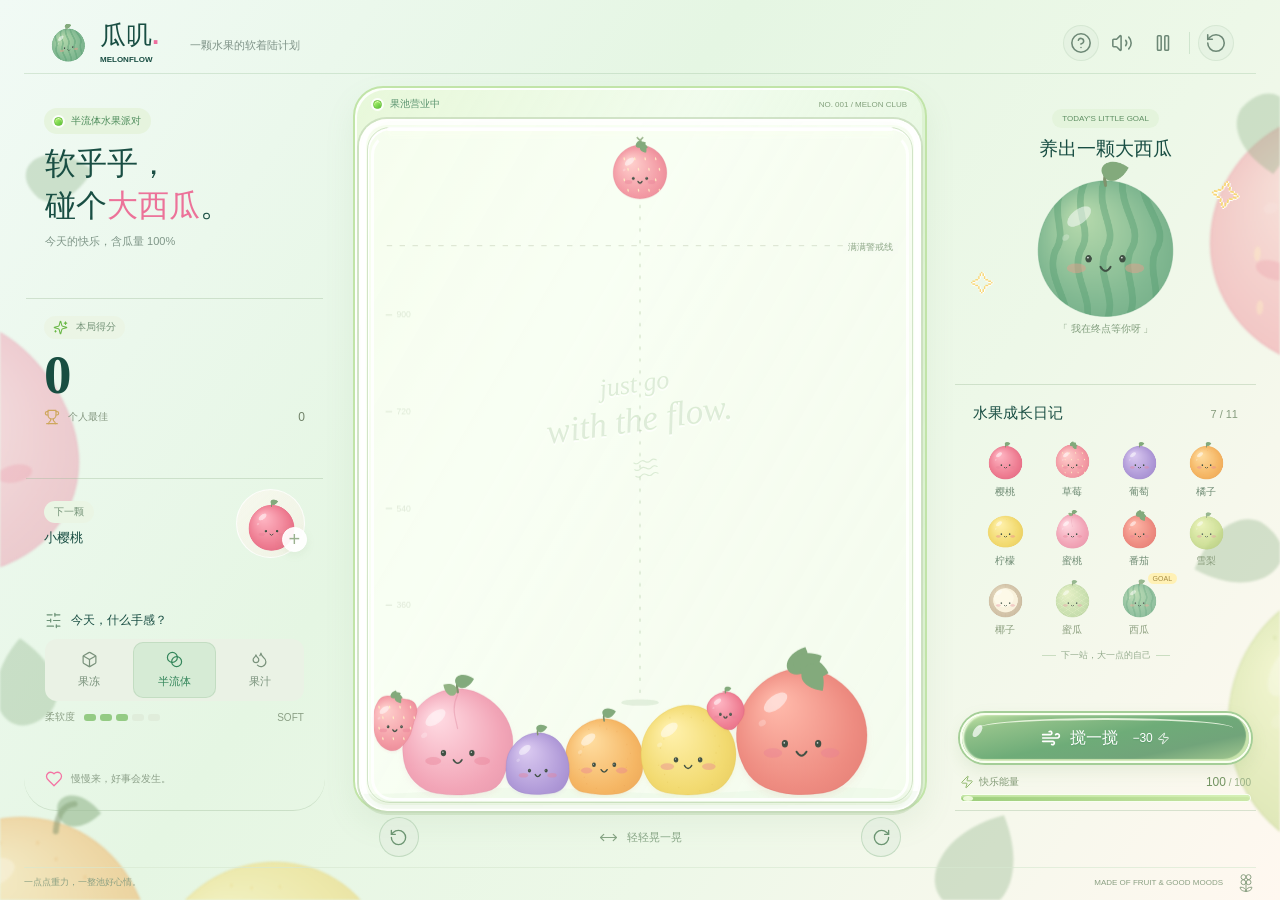
<file: index.html>
<!doctype html>
<html lang="zh-CN">
<head>
  <meta charset="UTF-8">
  <meta name="viewport" content="width=device-width, initial-scale=1, viewport-fit=cover">
  <meta name="theme-color" content="#f4f8f4">
  <link rel="icon" type="image/svg+xml" href="favicon.svg" sizes="any">
  <meta name="description" content="瓜叽 MelonFlow，一池软乎乎的水果，半流体物理合成小游戏。">
  <title>瓜叽 MelonFlow · 半流体水果派对</title>
  <link rel="stylesheet" href="styles.css">
  <script defer src="vendor/matter.min.js"></script>
  <script defer src="vendor/lucide.min.js"></script>
  <script defer src="fruit-art.js"></script>
  <script defer src="game-audio.js"></script>
  <script defer src="game.js"></script>
</head>
<body>
  <canvas id="orchard-backdrop" aria-hidden="true"></canvas>
  <div class="app-shell">
    <header class="site-header">
      <a class="brand" href="./index.html" aria-label="瓜叽 MelonFlow 首页">
        <canvas class="brand-fruit" width="112" height="112" aria-hidden="true"></canvas>
        <span class="brand-type"><strong>瓜叽<span class="brand-dot">.</span></strong><span>MELONFLOW</span></span>
      </a>
      <span class="header-caption">一颗水果的软着陆计划</span>
      <nav class="header-actions" aria-label="游戏设置">
        <button class="icon-button" id="help-button" title="玩法" aria-label="查看玩法"><i data-lucide="circle-help"></i></button>
        <button class="icon-button" id="sound-button" title="关闭声音" aria-label="关闭声音" aria-pressed="true"><i data-lucide="volume-2"></i></button>
        <button class="icon-button" id="pause-button" title="暂停" aria-label="暂停游戏" aria-pressed="false"><i data-lucide="pause"></i></button>
        <span class="action-divider"></span>
        <button class="icon-button" id="restart-button" title="重新开始" aria-label="重新开始"><i data-lucide="rotate-ccw"></i></button>
      </nav>
    </header>

    <main class="game-layout">
      <aside class="left-column">
        <div class="intro">
          <div class="eyebrow"><span class="live-dot"></span> 半流体水果派对</div>
          <h1>软乎乎，<br>碰个<span class="pink-word">大西瓜</span>。</h1>
          <span class="handwritten">今天的快乐，含瓜量 100%</span>
        </div>

        <section class="score-section" aria-label="分数">
          <div class="section-label"><i data-lucide="sparkles"></i> 本局得分</div>
          <div id="score" class="score-number" aria-live="polite">0</div>
          <div class="best-score"><i data-lucide="trophy"></i> 个人最佳 <strong id="best-score">0</strong></div>
        </section>

        <section class="next-section" aria-label="下一颗水果">
          <div><div class="section-label">下一颗</div><div class="next-name" id="next-name">小草莓</div></div>
          <div class="next-fruit-wrap"><canvas id="next-fruit" width="160" height="160" aria-label="下一颗水果预览"></canvas><span class="next-plus">+</span></div>
        </section>

        <section class="physics-section" aria-labelledby="physics-heading">
          <h2 id="physics-heading"><i data-lucide="sliders-horizontal"></i> 今天，什么手感？</h2>
          <div class="mode-options" role="group" aria-label="水果物态">
            <button data-mode="jelly" aria-pressed="false"><i data-lucide="box"></i><span>果冻</span></button>
            <button data-mode="soft" class="active" aria-pressed="true"><i data-lucide="blend"></i><span>半流体</span></button>
            <button data-mode="juice" aria-pressed="false"><i data-lucide="droplets"></i><span>果汁</span></button>
          </div>
          <div class="material-readout"><span id="mode-state">柔软度</span><span class="softness-meter" aria-hidden="true"><b></b><b></b><b></b><b></b><b></b></span><span id="mode-value">SOFT</span></div>
        </section>

        <div class="little-note"><i data-lucide="heart"></i><span>慢慢来，好事会发生。</span></div>
      </aside>

      <section class="play-column" aria-label="水果合成果池">
        <div class="stage-heading"><span><span class="live-dot"></span> <span id="stage-status">果池营业中</span></span><span class="stage-id">NO. 001 / MELON CLUB</span></div>
        <div class="tank" id="tank">
          <div class="tank-topline"></div>
          <canvas id="game-canvas" width="520" height="640" tabindex="0" aria-label="水果果池，移动指针瞄准，点击投放；方向键瞄准，回车投放"></canvas>
          <div class="tank-watermark" aria-hidden="true"><span>just go</span><strong>with the flow.</strong><i data-lucide="waves"></i></div>
          <div class="danger-tag" aria-hidden="true">满满警戒线</div>
          <div class="combo-toast" id="combo-toast" role="status"></div>
          <div class="tank-overlay" id="pause-overlay" hidden><div class="overlay-symbol"><i data-lucide="coffee"></i></div><h2>休息一小口</h2><p>水果们也在等你。</p><button class="primary-button" id="resume-button"><i data-lucide="play"></i> 继续快乐</button></div>
          <div class="tank-overlay" id="gameover-overlay" hidden><canvas id="over-fruit" width="200" height="200"></canvas><div class="eyebrow">这池快乐，已满格</div><h2>下次一定有大西瓜</h2><p>本局得分 <strong id="final-score">0</strong></p><button class="primary-button" id="again-button"><i data-lucide="rotate-ccw"></i> 再来一池</button></div>
        </div>
        <div class="tilt-controls"><button id="tilt-left" class="tilt-button" title="向左倾斜（A）" aria-label="向左倾斜"><i data-lucide="rotate-ccw"></i></button><span><i data-lucide="move-horizontal"></i> 轻轻晃一晃</span><button id="tilt-right" class="tilt-button" title="向右倾斜（D）" aria-label="向右倾斜"><i data-lucide="rotate-cw"></i></button></div>
      </section>

      <aside class="right-column">
        <section class="goal-section" aria-label="终极目标">
          <span class="tag">TODAY'S LITTLE GOAL</span>
          <h2>养出一颗大西瓜</h2>
          <div class="goal-fruit"><span class="spark spark-one">✧</span><canvas id="goal-fruit" width="340" height="300" aria-label="软萌西瓜"></canvas><span class="spark spark-two">✧</span></div>
          <span class="goal-caption">「 我在终点等你呀 」</span>
        </section>

        <section class="evolution-section" aria-labelledby="evolution-heading">
          <div class="section-title"><h2 id="evolution-heading">水果成长日记</h2><span id="discovered-count">5 / 11</span></div>
          <div class="fruit-collection" id="fruit-collection"></div>
          <div class="evolution-foot"><span class="mini-line"></span> 下一站，大一点的自己 <span class="mini-line"></span></div>
        </section>

        <section class="stir-section" aria-label="搅动果池">
          <button class="stir-button" id="stir-button"><i data-lucide="wind"></i><span>搅一搅</span><small>−30</small><i data-lucide="zap" class="small-zap"></i></button>
          <div class="energy-label"><span><i data-lucide="zap"></i> 快乐能量</span><strong><span id="energy-value">100</span><small> / 100</small></strong></div>
          <div class="energy-track" role="progressbar" aria-label="快乐能量" aria-valuemin="0" aria-valuemax="100" aria-valuenow="100"><div id="energy-fill"></div></div>
        </section>
      </aside>
    </main>

    <footer class="site-footer"><span>一点点重力，一整池好心情。</span><span class="footer-brand">MADE OF FRUIT & GOOD MOODS <i data-lucide="flower-2"></i></span></footer>
  </div>

  <dialog id="help-dialog" class="modal">
    <button class="icon-button modal-close" aria-label="关闭玩法"><i data-lucide="x"></i></button>
    <div class="eyebrow">WELCOME TO MELON CLUB</div><h2>一池水果，慢慢变大。</h2>
    <p>移动鼠标瞄准，点击投放；在手机上拖动瞄准，松手投放。两颗相同的水果碰在一起，就会融合长大。</p>
    <p>果池里的水果会自然挤压、回弹，不能手动拖动。切换果冻、半流体、果汁，感受不同弹性。</p>
    <p>按住左右按钮倾斜果池，或消耗 30 能量搅一搅。能量会慢慢恢复。</p>
    <p>水果持续超过警戒线 3 秒，本局结束。合出大西瓜后可以继续挑战更高分！</p>
    <div class="key-guide"><span><kbd>←</kbd><kbd>→</kbd> 瞄准</span><span><kbd>Enter</kbd> 投放</span><span><kbd>A</kbd><kbd>D</kbd> 倾斜</span><span><kbd>Space</kbd> 搅动</span><span><kbd>P</kbd> 暂停</span></div>
    <button class="primary-button modal-close">好，开瓜！ <i data-lucide="arrow-right"></i></button>
  </dialog>
  <dialog id="restart-dialog" class="modal compact-modal"><h2>开启新的一池？</h2><p>本局进度将重新开始，个人最佳会保留。</p><div class="dialog-actions"><button class="secondary-button" id="cancel-restart">继续这局</button><button class="primary-button" id="confirm-restart">重新开始</button></div></dialog>
  <div id="notice" class="notice" role="status"></div>
  <noscript>请开启浏览器 JavaScript 来玩瓜叽。</noscript>
</body>
</html>
</file>
<file: styles.css>
@charset "UTF-8";
:root {
  font-family: "Segoe UI", "PingFang SC", "Microsoft YaHei", sans-serif;
  color: #194e43;
  background: #eef9ec;
  font-synthesis: none;
  --ink: #194e43;
}
* { box-sizing: border-box; letter-spacing: 0; }
html, body { scrollbar-width: none; }
html::-webkit-scrollbar, body::-webkit-scrollbar { width: 0; height: 0; }
body { margin: 0; min-width: 320px; background: linear-gradient(125deg, #f1faf5 0%, #e5f6e3 39%, #edf8e8 66%, #fff8f0 100%); }
#orchard-backdrop { position: fixed; inset: 0; width: 100%; height: 100%; pointer-events: none; z-index: 0; filter: blur(1.2px); }
button, a { -webkit-tap-highlight-color: transparent; }
button { font: inherit; cursor: pointer; transition: background .18s, transform .18s, box-shadow .18s; }
button:disabled { cursor: default; }
button:focus-visible, a:focus-visible { outline: 3px solid #f48ab0; outline-offset: 4px; }
button:hover:not(:disabled) { transform: translateY(-2px); }
button:active:not(:disabled) { transform: translateY(1px); }
svg { width: 20px; height: 20px; stroke-width: 1.7; flex-shrink: 0; }
button svg { pointer-events: none; }
h1, h2, p { margin: 0; }
h2 { font-size: 16px; font-weight: 650; }
[hidden] { display: none !important; }
.app-shell { position: relative; z-index: 1; max-width: 1440px; padding: 20px 48px 0; margin: auto; }
.site-header { height: 80px; display: flex; align-items: center; border-bottom: 1px solid #a6c8a660; padding: 0 27px; gap: 31px; }
.brand { display: flex; align-items: center; text-decoration: none; color: var(--ink); gap: 10px; }
.brand-fruit { width: 56px; height: 56px; transform: rotate(-8deg); }
.brand-type { display: flex; flex-direction: column; gap: 0; }
.brand-type strong { font-size: 32px; font-weight: 900; line-height: 1.15; }
.brand-dot { color: #ee6e9e; }
.brand-type > span { font-size: 10px; font-weight: 750; margin-top: 4px; }
.header-caption { font-size: 13px; color: #7f9388; padding-top: 6px; }
.header-actions { margin-left: auto; display: flex; align-items: center; gap: 10px; }
.icon-button { width: 42px; height: 42px; border: 1px solid transparent; background: transparent; color: #6d8876; border-radius: 50%; display: grid; place-items: center; }
.icon-button:first-child, .icon-button:last-child { background: #dfeede80; border-color: #a6c8a640; }
.icon-button:hover { background: #d9ead8; color: #378757; }
.icon-button svg { width: 22px; height: 22px; }
.action-divider { width: 1px; height: 22px; background: #cfe5ce; margin: 0 3px; }

.game-layout { display: grid; grid-template-columns: minmax(235px, .94fr) minmax(390px, 1.58fr) minmax(235px, .94fr); gap: 22px; margin: 24px 0 18px; align-items: start; }
.left-column, .right-column { min-width: 0; }
.left-column { padding: 24px 23px 23px; }
.intro { padding: 0 0 7px; }
.eyebrow { font-size: 12px; font-weight: 650; color: #4f8d5c; display: inline-flex; align-items: center; gap: 8px; }
.intro .eyebrow { border-radius: 20px; padding: 8px 12px; margin-left: -1px; background: #e6f4de; }
.live-dot { width: 9px; height: 9px; border: 1px solid #6cc33f; border-radius: 50%; background: linear-gradient(135deg, #b6f973, #53bd35); box-shadow: 0 0 0 2px #ffffffd9, inset 0 1px 1px #e9ffbd; display: inline-block; }
.intro h1 { font-size: 35px; line-height: 1.53; font-weight: 850; margin-top: 14px; white-space: nowrap; }
.pink-word { color: #ec7299; }
.handwritten { font-size: 13px; color: #7f9688; display: block; margin-top: 9px; line-height: 1.7; }
.score-section { position: relative; padding: 19px 23px 18px; margin: 19px -24px 0; border-top: 1px solid #9dbb9a61; border-radius: 0; }
.section-label { font-size: 13px; color: #749378; display: flex; gap: 8px; align-items: center; }
.score-section .section-label { display: inline-flex; padding: 6px 11px; border-radius: 20px; background: #ebf5e5; font-size: 12px; }
.section-label svg { width: 15px; height: 15px; color: #6ab847; }
.score-number { font-family: Georgia, "Times New Roman", serif; font-size: 69px; font-weight: 600; line-height: 1.05; margin-top: 12px; color: #184e41; font-variant-numeric: tabular-nums; }
.score-number.pop { animation: score-pop .3s ease; }
.best-score { display: flex; align-items: center; gap: 8px; font-size: 12px; color: #859780; margin-top: 10px; }
.best-score svg { width: 16px; height: 16px; color: #cea75c; }
.best-score strong { font-size: 15px; font-weight: 500; color: #718269; margin-left: auto; }
.next-section { display: flex; align-items: center; justify-content: space-between; padding: 13px 23px; margin: 15px -24px 0; min-height: 108px; border-top: 1px solid #9dbb9a61; border-radius: 0; }
.next-section .section-label { background: #eaf5e4; display: inline-flex; border-radius: 16px; padding: 5px 13px; }
.next-name { font-size: 16px; font-weight: 650; margin-top: 10px; }
.next-fruit-wrap { width: 84px; height: 84px; position: relative; background: linear-gradient(135deg, #f6f8ed, #f3f1e4b3); border: 1px solid #ffffffc9; border-radius: 50%; }
.next-fruit-wrap canvas { width: 82px; height: 82px; }
.next-plus { position: absolute; right: -3px; bottom: 5px; background: #ffffffed; box-shadow: 0 3px 8px #87a5741a; border: 1px solid #fff; border-radius: 50%; width: 25px; height: 25px; display: grid; place-items: center; font-size: 20px; color: #9bb18f; }
.physics-section { padding-top: 23px; }
.physics-section h2 { display: flex; align-items: center; gap: 9px; font-size: 14px; }
.physics-section h2 svg { width: 17px; height: 17px; color: #6c9277; }
.mode-options { display: grid; grid-template-columns: repeat(3, 1fr); gap: 3px; background: #eaf2e5; padding: 3px; border-radius: 12px; margin-top: 16px; }
.mode-options button { display: flex; flex-direction: column; align-items: center; gap: 8px; border: 1px solid transparent; color: #7a927c; background: transparent; padding: 10px 2px; border-radius: 10px; font-size: 12px; white-space: nowrap; }
.mode-options button svg { width: 22px; height: 22px; }
.mode-options button.active { background: #d6ebd5; color: #34865b; border-color: #a6c8a66b; }
.material-readout { display: flex; gap: 9px; align-items: center; color: #8ca086; font-size: 11px; margin-top: 18px; }
.material-readout > span:last-child { margin-left: auto; font-size: 10px; }
.softness-meter { display: flex; gap: 4px; }
.softness-meter b { height: 10px; width: 16px; background: #96cb85; border-radius: 3px; }
.softness-meter b:nth-child(n+4) { background: #ddecda; }
.little-note { font-size: 12px; color: #8da18a; margin-top: 28px; display: flex; align-items: center; gap: 8px; }
.little-note svg { width: 18px; height: 18px; color: #f474a4; }

.play-column { position: relative; isolation: isolate; padding: 4px 8px 0; }
.play-column:before { content: ""; position: absolute; inset: 0 0 79px; z-index: -1; border: 2px solid #c1e4a8; border-radius: 44px; background: linear-gradient(120deg, #e6f8ce96, #f6fff1ad 35%, #c7e8bf61 100%); box-shadow: inset 2px 2px 0 #ffffffd6, inset -3px -2px 0 #d4edc58c, 0 13px 30px #84a7731a; }
.stage-heading { display: flex; justify-content: space-between; align-items: center; font-size: 12px; color: #5c9470; height: 43px; margin: 0 21px; }
.stage-heading > span:first-child { display: flex; align-items: center; gap: 8px; }
.stage-id { font-size: 9px; color: #82a07b; }
.tank { aspect-ratio: 520 / 640; width: 100%; position: relative; isolation: isolate; border: 2px solid #ffffffe6; border-radius: 37px; background: #fbfff6b8; box-shadow: 0 0 0 2px #c1d7b5a8, inset 0 0 0 4px #ffffffb8, inset 5px 0 1px #fff, inset -5px 0 1px #fff, inset 0 -8px 2px #e2eed49c, 0 4px 0 #a9c89959; overflow: hidden; transition: transform .18s ease; }
.tank:before { content: ""; position: absolute; inset: 6px; border: 1px solid #aecb9e80; border-radius: 31px; box-shadow: inset 1px 2px 0 #fff, 0 0 1px #fff; z-index: 3; pointer-events: none; }
.tank:after { content: ""; pointer-events: none; position: absolute; inset: 12px 10px 8px; border: 3px solid transparent; border-left-color: #ffffffd9; border-right-color: #ffffffdb; border-bottom-color: #ffffffd9; border-radius: 30px; z-index: 4; }
.tank-topline { position: absolute; top: 6px; left: 26px; right: 26px; height: 4px; border-radius: 8px; background: #ffffffed; z-index: 3; box-shadow: 0 4px 5px #fafff0c9; }
#game-canvas { position: absolute; inset: 0; width: 100%; height: 100%; touch-action: none; z-index: 2; cursor: crosshair; outline: none; }
.tank-watermark { position: absolute; left: 0; right: 0; top: 36%; display: flex; align-items: center; flex-direction: column; pointer-events: none; color: #bfdab780; text-shadow: 0 2px 0 #ffffffb0; transform: rotate(-8deg); font-family: Georgia, serif; z-index: 0; }
.tank-watermark span { font-size: 30px; font-style: italic; }
.tank-watermark strong { font-size: 43px; font-style: italic; font-weight: 400; line-height: 1.2; }
.tank-watermark svg { margin-top: 14px; width: 36px; height: 27px; stroke-width: 1; }
.danger-tag { position: absolute; top: 17.5%; right: 21px; font-size: 9px; color: #91aa8a; background: #f5fbf1b8; padding: 0 5px; pointer-events: none; z-index: 3; }
.tilt-controls { display: flex; align-items: center; justify-content: space-between; padding: 0 28px; height: 79px; }
.tilt-button { background: #e2efdfb8; border: 1px solid #a6c8a688; border-radius: 50%; color: #6c9572; width: 54px; height: 54px; display: grid; place-items: center; touch-action: none; user-select: none; }
.tilt-button svg { width: 23px; height: 23px; }
.tilt-controls > span { font-size: 13px; color: #86a484; display: flex; align-items: center; gap: 9px; }
.tilt-controls > span svg { width: 19px; height: 19px; stroke-width: 1.5; }
.combo-toast { position: absolute; top: 23%; left: 0; right: 0; text-align: center; font-size: 22px; font-weight: 800; color: #ea7999; text-shadow: 0 2px 0 #fff; z-index: 4; pointer-events: none; opacity: 0; transform: translateY(8px); transition: .2s; }
.combo-toast.show { opacity: 1; transform: translateY(0); }

.right-column { padding-top: 4px; }
.goal-section { position: relative; text-align: center; padding: 23px 20px 20px; }
.tag { font-size: 10px; background: #e4f4dc; color: #609064; border-radius: 20px; padding: 8px 13px; display: inline-block; }
.goal-section h2 { font-size: 21px; margin-top: 15px; font-weight: 750; }
.goal-fruit { position: relative; height: 185px; display: flex; justify-content: center; align-items: center; margin-top: 8px; }
.goal-fruit canvas { width: 240px; height: 212px; max-width: 100%; object-fit: contain; animation: float 4.6s ease-in-out infinite; }
.spark { position: absolute; color: #f7d777; text-shadow: 0 1px 0 #fff, 1px 0 0 #fff; font-size: 46px; font-family: Georgia, serif; }
.spark-one { top: 17px; right: 0; transform: rotate(9deg); }
.spark-two { bottom: 20px; left: 0; font-size: 32px; }
.goal-caption { font-size: 12px; color: #829e7e; display: inline-block; margin-top: 7px; }
.evolution-section { border-top: 1px solid #9dbb9a61; border-radius: 0; padding: 22px 23px 21px; margin-top: 16px; }
.section-title { display: flex; align-items: center; justify-content: space-between; gap: 5px; }
.section-title h2 { font-size: 16px; font-weight: 700; }
.section-title > span { font-size: 11px; color: #879d7e; }
.fruit-collection { display: grid; grid-template-columns: repeat(4, 1fr); gap: 13px 5px; margin-top: 20px; }
.fruit-item { display: flex; flex-direction: column; align-items: center; gap: 5px; position: relative; }
.fruit-item canvas { width: 49px; height: 49px; max-width: 100%; object-fit: contain; transition: transform .2s; }
.fruit-item:hover canvas { transform: translateY(-3px) rotate(-7deg); }
.fruit-item span { font-size: 10px; color: #718d76; white-space: nowrap; }
.fruit-item.undiscovered canvas { opacity: .82; }
.fruit-item.undiscovered span { color: #8ea181; }
.fruit-item:last-child:after { content: "GOAL"; position: absolute; top: -3px; right: -6px; color: #a68c43; background: #fff1b5; border-radius: 10px; padding: 2px 5px; font-size: 7px; }
.fruit-item.just-found canvas { animation: score-pop .5s; }
.evolution-foot { display: flex; align-items: center; justify-content: center; gap: 7px; font-size: 10px; color: #95ac8e; white-space: nowrap; margin-top: 21px; }
.mini-line { height: 1px; width: 22px; background: #caddc1; }
.stir-section { margin-top: 19px; padding: 0 8px; }
.stir-button { position: relative; isolation: isolate; overflow: hidden; width: 100%; height: 60px; display: flex; align-items: center; justify-content: center; gap: 9px; color: #fff; background: linear-gradient(168deg, #c4e5a6 0%, #93c28a 17%, #6eac78 48%, #71a47a 74%, #a6ca92 100%); border: 2px solid #f9fff0; border-radius: 32px; box-shadow: 0 0 0 2px #a4ce97, inset 2px 0 2px #f7ffe6, inset -3px -2px 1px #c9e4ad, 0 7px 18px #7eaa6329; text-shadow: 0 1px 1px #3d885b66; font-size: 19px; font-weight: 700; }
.stir-button:before { content: ""; position: absolute; inset: 3px 16px 50%; border-top: 2px solid #faffefcc; border-radius: 50%; pointer-events: none; }
.stir-button:after { content: ""; position: absolute; left: 12px; top: 9px; width: 7px; height: 14px; background: #ffffffb3; border-radius: 50%; transform: rotate(35deg); pointer-events: none; }
.stir-button:hover { box-shadow: 0 0 0 2px #93c583, inset 2px 0 2px #f7ffe6, inset -3px -2px 1px #c9e4ad, 0 9px 22px #7eaa6338; }
.stir-button:disabled { background: linear-gradient(160deg, #d0e1c6, #a9c1a6); box-shadow: 0 0 0 2px #c4d6bc; color: #f7fff0; }
.stir-button > svg:first-child { width: 25px; height: 25px; stroke-width: 2; }
.stir-button small { margin-left: 5px; font-size: 12px; font-weight: 500; }
.stir-button .small-zap { width: 13px; height: 13px; margin-left: -5px; }
.energy-label { display: flex; justify-content: space-between; font-size: 12px; color: #849b78; margin-top: 21px; }
.energy-label > span { display: flex; align-items: center; gap: 5px; }
.energy-label svg { width: 14px; height: 14px; color: #94ba71; }
.energy-label strong { font-size: 12px; font-weight: 500; color: #739362; }
.energy-label small { font-size: 10px; color: #9ab187; }
.energy-track { height: 11px; background: #e3efd7; border: 1px solid #f8fff0; border-radius: 8px; overflow: hidden; margin-top: 8px; box-shadow: inset 0 1px 2px #9dbd8b22; }
#energy-fill { position: relative; height: 100%; width: 100%; background: linear-gradient(90deg, #9dce7c, #cbe7a7); border-radius: 8px; box-shadow: inset 0 2px 1px #ddf5bf9c; transition: width .3s; }
#energy-fill:before { content: ""; position: absolute; top: 1px; left: 2px; width: 10px; height: 5px; border-radius: 50%; background: #f8ffe8d9; }

.site-footer { border-top: 1px solid #d6e8d0a3; margin-top: 17px; min-height: 62px; display: flex; justify-content: space-between; align-items: center; font-size: 11px; color: #8ba083; }
.footer-brand { font-size: 9px; display: flex; align-items: center; gap: 13px; }
.footer-brand svg { height: 20px; width: 20px; stroke-width: 1.2; }
.tank-overlay { position: absolute; inset: 0; z-index: 8; background: #f7fff2eb; backdrop-filter: blur(10px); display: flex; flex-direction: column; align-items: center; justify-content: center; padding: 25px; text-align: center; }
.tank-overlay h2 { font-size: 25px; margin-top: 18px; }
.tank-overlay p { font-size: 14px; color: #809b79; margin: 15px 0 30px; }
.overlay-symbol { width: 78px; height: 78px; background: #e4f2d7; border: 2px solid #fff; border-radius: 50%; display: grid; place-items: center; }
.overlay-symbol svg { width: 32px; height: 32px; color: #81a66b; }
.tank-overlay canvas { width: 140px; height: 140px; }
.tank-overlay .eyebrow { margin-top: 20px; }
.primary-button, .secondary-button { border-radius: 20px; padding: 12px 22px; display: inline-flex; align-items: center; justify-content: center; gap: 9px; font-size: 14px; min-height: 44px; }
.primary-button { background: linear-gradient(145deg, #8ec583, #66a878); border: 1px solid #fff; color: #fff; box-shadow: 0 3px 9px #83b87533; }
.primary-button svg { width: 17px; height: 17px; }
.secondary-button { color: #729566; border: 1px solid #d8e9cb; background: #f6fbed; }
.modal { max-width: 490px; width: calc(100% - 32px); padding: 37px; border: 2px solid #fff; border-radius: 30px; background: #fafff5; color: var(--ink); box-shadow: 0 20px 100px #4c774129; }
.modal::backdrop { background: #4e78503b; backdrop-filter: blur(6px); }
.modal > .modal-close.icon-button { position: absolute; right: 12px; top: 12px; }
.modal h2 { font-size: 22px; margin: 17px 0; }
.modal p { font-size: 13px; color: #71916b; line-height: 1.9; margin: 12px 0; }
.modal > .primary-button { margin-top: 22px; }
.key-guide { display: flex; flex-wrap: wrap; gap: 13px 16px; margin-top: 25px; }
.key-guide > span { font-size: 10px; color: #819877; display: flex; align-items: center; gap: 4px; }
kbd { font-family: inherit; display: inline-block; border: 1px solid #d8e8cf; border-radius: 5px; padding: 3px 5px; background: #ecf6e5; font-size: 10px; }
.dialog-actions { display: flex; gap: 10px; justify-content: flex-end; margin-top: 25px; }
.compact-modal h2 { margin-top: 0; }
.notice { position: fixed; bottom: 28px; left: 50%; transform: translate(-50%, 15px); background: #5d9770; color: #fff; padding: 13px 22px; border: 1px solid #ffffffb3; border-radius: 24px; box-shadow: 0 5px 20px #56814b24; font-size: 13px; z-index: 25; opacity: 0; transition: .2s; pointer-events: none; max-width: 90%; text-align: center; }
.notice.show { opacity: 1; transform: translate(-50%, 0); }
@keyframes float { 0%,100% { transform: translateY(0) rotate(-6deg); } 50% { transform: translateY(-5px) rotate(-3deg); } }
@keyframes score-pop { 0%,100% { transform: scale(1); } 40% { transform: scale(1.08); } }

@media (max-width: 1300px) and (min-width: 981px) {
  .app-shell { padding: 18px 32px 0; }
  .game-layout { grid-template-columns: minmax(210px, .94fr) minmax(360px, 1.58fr) minmax(210px, .94fr); gap: 18px; }
  .left-column { padding: 21px 19px; border-radius: 32px; }
  .intro h1 { font-size: 29px; }
  .handwritten { font-size: 11px; }
  .score-section { margin-left: -20px; margin-right: -20px; padding: 17px 19px; }
  .score-number { font-size: 61px; }
  .next-section { margin-left: -20px; margin-right: -20px; padding: 12px 19px; min-height: 94px; }
  .next-fruit-wrap, .next-fruit-wrap canvas { width: 69px; height: 69px; }
  .physics-section h2 { font-size: 13px; }
  .little-note { font-size: 11px; margin-top: 25px; }
  .goal-section { padding: 20px 15px; border-radius: 30px; }
  .goal-section h2 { font-size: 18px; }
  .goal-fruit { height: 159px; }
  .goal-fruit canvas { width: 204px; height: 180px; }
  .evolution-section { padding: 20px 16px; }
  .fruit-collection { gap: 12px 2px; margin-top: 17px; }
  .fruit-item canvas { width: 43px; height: 43px; }
  .evolution-foot { font-size: 9px; gap: 5px; }
  .mini-line { width: 14px; }
  .stage-heading { margin: 0 15px; font-size: 11px; }
  .stage-id { font-size: 8px; }
  .stir-button { height: 56px; }
}
@media (max-width: 980px) and (min-width: 681px) {
  .app-shell { padding: 17px 28px 0; max-width: 850px; }
  .site-header { padding: 0 20px; height: 75px; gap: 16px; }
  .header-caption { font-size: 10px; }
  .header-actions { gap: 5px; }
  .game-layout { grid-template-columns: 228px minmax(300px, 1fr); gap: 20px; }
  .left-column { padding: 20px 18px; border-radius: 30px; }
  .intro h1 { font-size: 27px; }
  .handwritten { font-size: 10px; }
  .score-section { margin-left: -19px; margin-right: -19px; padding: 18px; }
  .next-section { margin-left: -19px; margin-right: -19px; padding: 12px 18px; }
  .next-fruit-wrap, .next-fruit-wrap canvas { width: 64px; height: 64px; }
  .physics-section h2 { font-size: 13px; }
  .material-readout { gap: 5px; font-size: 10px; }
  .softness-meter b { width: 13px; }
  .little-note { font-size: 10px; }
  .stage-heading { font-size: 10px; margin: 0 13px; }
  .stage-id { font-size: 7px; }
  .tilt-controls { padding: 0 15px; }
  .tilt-controls > span { font-size: 11px; }
  .right-column { grid-column: 1 / -1; display: grid; grid-template-columns: 210px 1fr; align-items: start; gap: 16px; padding: 0; }
  .goal-section { padding: 18px 12px; grid-column: 1; }
  .goal-section h2 { font-size: 16px; }
  .goal-fruit { height: 120px; }
  .goal-fruit canvas { width: 165px; height: 146px; }
  .tag { font-size: 8px; }
  .goal-caption { font-size: 10px; }
  .evolution-section { grid-column: 2; grid-row: 1 / 3; margin: 0; padding: 23px; }
  .fruit-collection { grid-template-columns: repeat(4, 1fr); }
  .stir-section { grid-column: 1; margin: 0; padding: 0 4px; }
  .stir-button { height: 49px; font-size: 16px; }
  .energy-label { margin-top: 17px; }
}
@media (max-width: 680px) {
  .app-shell { padding: 12px 14px 0; }
  #orchard-backdrop { opacity: .65; }
  .site-header { height: 66px; padding: 0 12px; gap: 12px; border-radius: 32px; }
  .brand { gap: 6px; }
  .brand-fruit { width: 43px; height: 43px; }
  .brand-type strong { font-size: 25px; }
  .brand-type > span { font-size: 7px; margin-top: 2px; }
  .header-caption { display: none; }
  .header-actions { gap: 2px; }
  .icon-button { width: 33px; height: 33px; }
  .icon-button svg { width: 18px; height: 18px; }
  .action-divider { margin: 0 2px; height: 17px; }
  .game-layout { display: flex; flex-direction: column; gap: 0; margin: 16px auto 0; max-width: 470px; }
  .left-column { width: 100%; display: grid; grid-template-columns: minmax(0, 1.75fr) minmax(100px, 1fr); align-items: stretch; gap: 10px; margin-bottom: 14px; padding: 0; background: none; border: 0; border-radius: 0; box-shadow: none; backdrop-filter: none; }
  .intro, .physics-section, .little-note { display: none; }
  .score-section { padding: 11px 15px; margin: 0; border-top: 1px solid #9dbb9a61; display: grid; grid-template-columns: .8fr 1fr; column-gap: 10px; align-items: center; }
  .score-section .section-label { font-size: 9px; background: none; padding: 0; gap: 4px; white-space: nowrap; }
  .score-section .section-label svg { width: 11px; height: 11px; }
  .score-number { font-size: 37px; margin-top: 5px; grid-column: 1; grid-row: 2; line-height: 1; }
  .best-score { grid-column: 2; grid-row: 1 / 3; margin: 0; display: flex; flex-wrap: wrap; column-gap: 4px; row-gap: 6px; align-self: center; font-size: 9px; }
  .best-score svg { width: 12px; height: 12px; }
  .best-score strong { flex-basis: 100%; margin: 0 0 0 16px; font-size: 16px; }
  .next-section { padding: 10px 8px; margin: 0; min-height: 0; border-top: 1px solid #9dbb9a61; justify-content: center; gap: 3px; }
  .next-section .section-label { font-size: 10px; background: none; padding: 0; }
  .next-name { font-size: 9px; margin-top: 8px; white-space: nowrap; }
  .next-fruit-wrap, .next-fruit-wrap canvas { width: 44px; height: 44px; }
  .next-plus { width: 15px; height: 15px; font-size: 12px; bottom: 0; }
  .play-column { width: 100%; padding: 2px 6px 0; }
  .play-column:before { border-radius: 29px; bottom: 63px; }
  .stage-heading { height: 35px; margin: 0 12px; font-size: 10px; }
  .live-dot { width: 7px; height: 7px; }
  .stage-id { font-size: 7px; }
  .tank { border-radius: 25px; }
  .tank:before { inset: 4px; border-radius: 21px; }
  .tank:after { inset: 9px 7px 6px; border-width: 2px; border-radius: 20px; }
  .tank-topline { left: 22px; right: 22px; top: 5px; height: 2px; }
  .tank-watermark span { font-size: 24px; }
  .tank-watermark strong { font-size: 33px; }
  .danger-tag { font-size: 7px; right: 12px; }
  .tilt-controls { height: 63px; padding: 0 15px; }
  .tilt-button { width: 43px; height: 43px; }
  .tilt-button svg { width: 19px; height: 19px; }
  .tilt-controls > span { font-size: 11px; }
  .tilt-controls > span svg { width: 16px; height: 16px; }
  .right-column { display: flex; flex-direction: column; width: 100%; padding: 0; margin-top: 7px; gap: 17px; }
  .goal-section { display: none; }
  .stir-section { order: -1; padding: 0 6px; margin: 0; display: grid; grid-template-columns: 1fr 1fr; gap: 0 23px; border: 0; align-items: center; }
  .stir-button { grid-column: 2; grid-row: 1 / 3; height: 47px; font-size: 16px; gap: 6px; }
  .stir-button > svg:first-child { width: 21px; height: 21px; }
  .stir-button small { font-size: 10px; margin-left: 1px; }
  .energy-label { grid-column: 1; grid-row: 1; margin: 0; font-size: 10px; }
  .energy-label strong { font-size: 10px; }
  .energy-label small { font-size: 8px; }
  .energy-label svg { width: 12px; height: 12px; }
  .energy-track { grid-column: 1; grid-row: 2; margin-top: 0; height: 9px; }
  .evolution-section { order: 1; padding: 20px; margin: 0; }
  .section-title h2 { font-size: 14px; }
  .section-title > span { font-size: 10px; }
  .fruit-collection { grid-template-columns: repeat(6, 1fr); gap: 13px 3px; margin-top: 17px; }
  .fruit-item canvas { height: 43px; width: 43px; }
  .fruit-item span { font-size: 9px; }
  .fruit-item:last-child:after { right: -5px; font-size: 6px; padding: 1px 3px; }
  .evolution-foot { margin-top: 18px; font-size: 9px; }
  .site-footer { margin-top: 21px; min-height: 56px; font-size: 9px; justify-content: center; }
  .footer-brand { display: none; }
  .mobile-physics { display: block; order: 0; width: 100%; padding: 17px 20px; margin: 0; border-top: 1px solid #9dbb9a61; }
  .mobile-physics h2 { font-size: 12px; }
  .mobile-physics h2 svg { width: 15px; height: 15px; }
  .mobile-physics .mode-options { grid-template-columns: repeat(3, 1fr); margin-top: 12px; }
  .mobile-physics .mode-options button { flex-direction: row; justify-content: center; padding: 10px 5px; gap: 8px; font-size: 11px; }
  .mobile-physics .mode-options svg { width: 18px; height: 18px; }
  .mobile-physics .material-readout { display: none; }
  .tank-overlay h2 { font-size: 21px; }
  .tank-overlay p { font-size: 12px; }
  .modal { padding: 27px; border-radius: 26px; }
  .modal h2 { font-size: 20px; }
}
@media (max-width: 380px) {
  .app-shell { padding-left: 10px; padding-right: 10px; }
  .brand-fruit { width: 34px; height: 34px; }
  .brand-type strong { font-size: 22px; }
  .brand-type > span { font-size: 6px; }
  .header-actions { gap: 0; }
  .icon-button { width: 30px; height: 32px; }
  .site-header { gap: 7px; padding: 0 10px; }
  .score-section { padding: 11px 12px; column-gap: 5px; }
  .fruit-item canvas { width: 37px; height: 37px; }
  .evolution-section { padding: 19px 15px; }
  .tank-watermark strong { font-size: 28px; }
}
@media (min-width: 981px) {
  .app-shell { max-width: 1360px; min-height: 100dvh; padding: 12px 24px 0; }
  .site-header { height: 62px; padding: 0 22px; }
  .brand-fruit { width: 44px; height: 44px; }
  .brand-type strong { font-size: 26px; }
  .brand-type > span { font-size: 8px; }
  .header-caption { font-size: 11px; }
  .header-actions { gap: 5px; }
  .icon-button { width: 36px; height: 36px; }
  .game-layout { grid-template-columns: minmax(0, 1fr) minmax(300px, min(575px, calc((100dvh - 208px) * .8125 + 12px))) minmax(0, 1fr); gap: 28px; margin: 12px 0 4px; }
  .left-column, .right-column { display: flex; flex-direction: column; justify-content: space-between; height: calc(100% - 52px); border-bottom: 1px solid #9dbb9a61; }
  .left-column { padding: 17px 18px 18px; }
  .intro .eyebrow { font-size: 10px; padding: 6px 10px; }
  .intro h1 { font-size: 28px; line-height: 1.36; margin-top: 9px; }
  .handwritten { font-size: 11px; margin-top: 5px; }
  .score-section { padding: 12px 18px; margin: 12px -19px 0; border-radius: 24px; }
  .score-section .section-label { padding: 4px 9px; font-size: 10px; }
  .score-number { font-size: 46px; margin-top: 7px; overflow-wrap: anywhere; }
  .best-score { font-size: 10px; margin-top: 5px; }
  .best-score strong { font-size: 12px; }
  .next-section { min-height: 78px; margin: 10px -19px 0; padding: 8px 18px; border-radius: 23px; }
  .next-section .section-label { padding: 4px 10px; font-size: 10px; }
  .next-name { font-size: 13px; margin-top: 6px; }
  .next-fruit-wrap, .next-fruit-wrap canvas { width: 61px; height: 61px; }
  .physics-section { padding-top: 16px; }
  .physics-section h2 { font-size: 12px; }
  .mode-options { margin-top: 10px; }
  .mode-options button { gap: 4px; padding: 8px 2px; font-size: 10px; }
  .mode-options button svg { width: 17px; height: 17px; }
  .material-readout { margin-top: 9px; font-size: 10px; }
  .softness-meter b { width: 12px; height: 7px; }
  .little-note { margin-top: 17px; font-size: 10px; }
  .play-column { padding: 3px 6px 0; }
  .play-column:before { bottom: 52px; border-radius: 30px; }
  .stage-heading { height: 30px; margin: 0 14px; font-size: 10px; }
  .stage-id { font-size: 8px; }
  .tank { border-radius: 28px; }
  .tank:before { border-radius: 23px; }
  .tank:after { border-radius: 22px; }
  .tank-watermark span { font-size: 26px; }
  .tank-watermark strong { font-size: 35px; }
  .tilt-controls { height: 52px; padding: 0 20px; }
  .tilt-button { width: 40px; height: 40px; }
  .tilt-button svg { width: 19px; height: 19px; }
  .tilt-controls > span { font-size: 11px; }
  .right-column { padding-top: 3px; padding-bottom: 8px; }
  .goal-section { padding: 14px 14px 12px; border-radius: 27px; }
  .tag { font-size: 8px; padding: 5px 10px; }
  .goal-section h2 { font-size: 17px; margin-top: 8px; }
  .goal-fruit { height: 125px; margin-top: 1px; }
  .goal-fruit canvas { width: 167px; height: 148px; }
  .goal-caption { font-size: 10px; margin-top: 1px; }
  .spark { font-size: 29px; }
  .spark-two { font-size: 23px; }
  .evolution-section { padding: 15px 17px 14px; margin-top: 10px; border-radius: 24px; }
  .section-title h2 { font-size: 13px; }
  .fruit-collection { gap: 6px 3px; margin-top: 12px; }
  .fruit-item { gap: 2px; }
  .fruit-item canvas { width: 40px; height: 40px; }
  .fruit-item span { font-size: 9px; }
  .evolution-foot { margin-top: 12px; font-size: 9px; }
  .mini-line { width: 14px; }
  .stir-section { margin-top: 11px; padding: 0 5px; }
  .stir-button { height: 45px; font-size: 15px; }
  .stir-button > svg:first-child { width: 20px; height: 20px; }
  .energy-label { margin-top: 12px; font-size: 10px; }
  .energy-track { height: 8px; margin-top: 5px; }
  .site-footer { min-height: 30px; margin-top: 4px; font-size: 9px; }
  .footer-brand { font-size: 8px; }
}
@media (min-width: 981px) and (min-height: 830px) {
  .left-column { padding: 22px 21px; }
  .intro h1 { font-size: 31px; }
  .score-section { padding: 17px 18px; margin-top: 17px; }
  .score-number { font-size: 55px; }
  .next-section { min-height: 90px; margin-top: 14px; }
  .next-fruit-wrap, .next-fruit-wrap canvas { width: 69px; height: 69px; }
  .physics-section { padding-top: 21px; }
  .mode-options button { font-size: 11px; gap: 6px; }
  .little-note { margin-top: 23px; }
  .goal-section { padding: 18px 16px 15px; }
  .goal-section h2 { font-size: 19px; }
  .goal-fruit { height: 155px; }
  .goal-fruit canvas { width: 195px; height: 173px; }
  .evolution-section { padding: 19px 18px 17px; }
  .section-title h2 { font-size: 15px; }
  .fruit-collection { gap: 8px 3px; margin-top: 15px; }
  .fruit-item canvas { width: 45px; height: 45px; }
  .fruit-item span { font-size: 10px; }
  .stir-button { height: 50px; font-size: 16px; }
}
@media (min-width: 981px) and (max-height: 740px) {
  .app-shell { padding-top: 8px; }
  .site-header { height: 54px; }
  .game-layout { margin-top: 8px; }
  .intro h1 { font-size: 25px; line-height: 1.3; }
  .intro { padding-bottom: 0; }
  .handwritten { margin-top: 3px; font-size: 10px; }
  .left-column { padding-top: 13px; padding-bottom: 13px; }
  .score-section { margin-top: 9px; padding-top: 9px; padding-bottom: 9px; }
  .score-number { font-size: 40px; }
  .next-section { min-height: 67px; padding-top: 5px; padding-bottom: 5px; }
  .next-fruit-wrap, .next-fruit-wrap canvas { width: 53px; height: 53px; }
  .physics-section { padding-top: 12px; }
  .little-note { margin-top: 11px; }
  .goal-fruit { height: 95px; }
  .goal-fruit canvas { width: 130px; height: 115px; }
  .goal-section { padding-top: 11px; padding-bottom: 9px; }
  .goal-section h2 { font-size: 16px; }
  .evolution-section { padding-top: 12px; padding-bottom: 11px; }
  .fruit-collection { margin-top: 9px; gap: 4px 3px; }
  .fruit-item canvas { width: 34px; height: 34px; }
  .evolution-foot { margin-top: 8px; }
  .site-footer { min-height: 24px; }
}
@media (min-width: 981px) and (max-height: 640px) {
  .handwritten, .little-note, .goal-caption, .evolution-foot { display: none; }
  .goal-section { padding-top: 4px; padding-bottom: 3px; }
  .goal-section h2 { margin-top: 3px; font-size: 14px; }
  .goal-fruit { height: 66px; margin-top: 0; }
  .goal-fruit canvas { width: 88px; height: 78px; }
  .evolution-section { margin-top: 4px; padding-top: 7px; padding-bottom: 6px; }
  .fruit-collection { margin-top: 5px; gap: 3px 3px; }
  .fruit-item { gap: 0; }
  .fruit-item canvas { width: 31px; height: 31px; }
  .stir-section { margin-top: 6px; }
  .energy-label { margin-top: 7px; }
  .energy-track { margin-top: 3px; }
}
.site-header, .score-section, .next-section, .evolution-section, .mobile-physics { border-radius: 0; }
@media (prefers-reduced-motion: reduce) { *, *:before, *:after { animation: none !important; transition: none !important; } }
</file>
